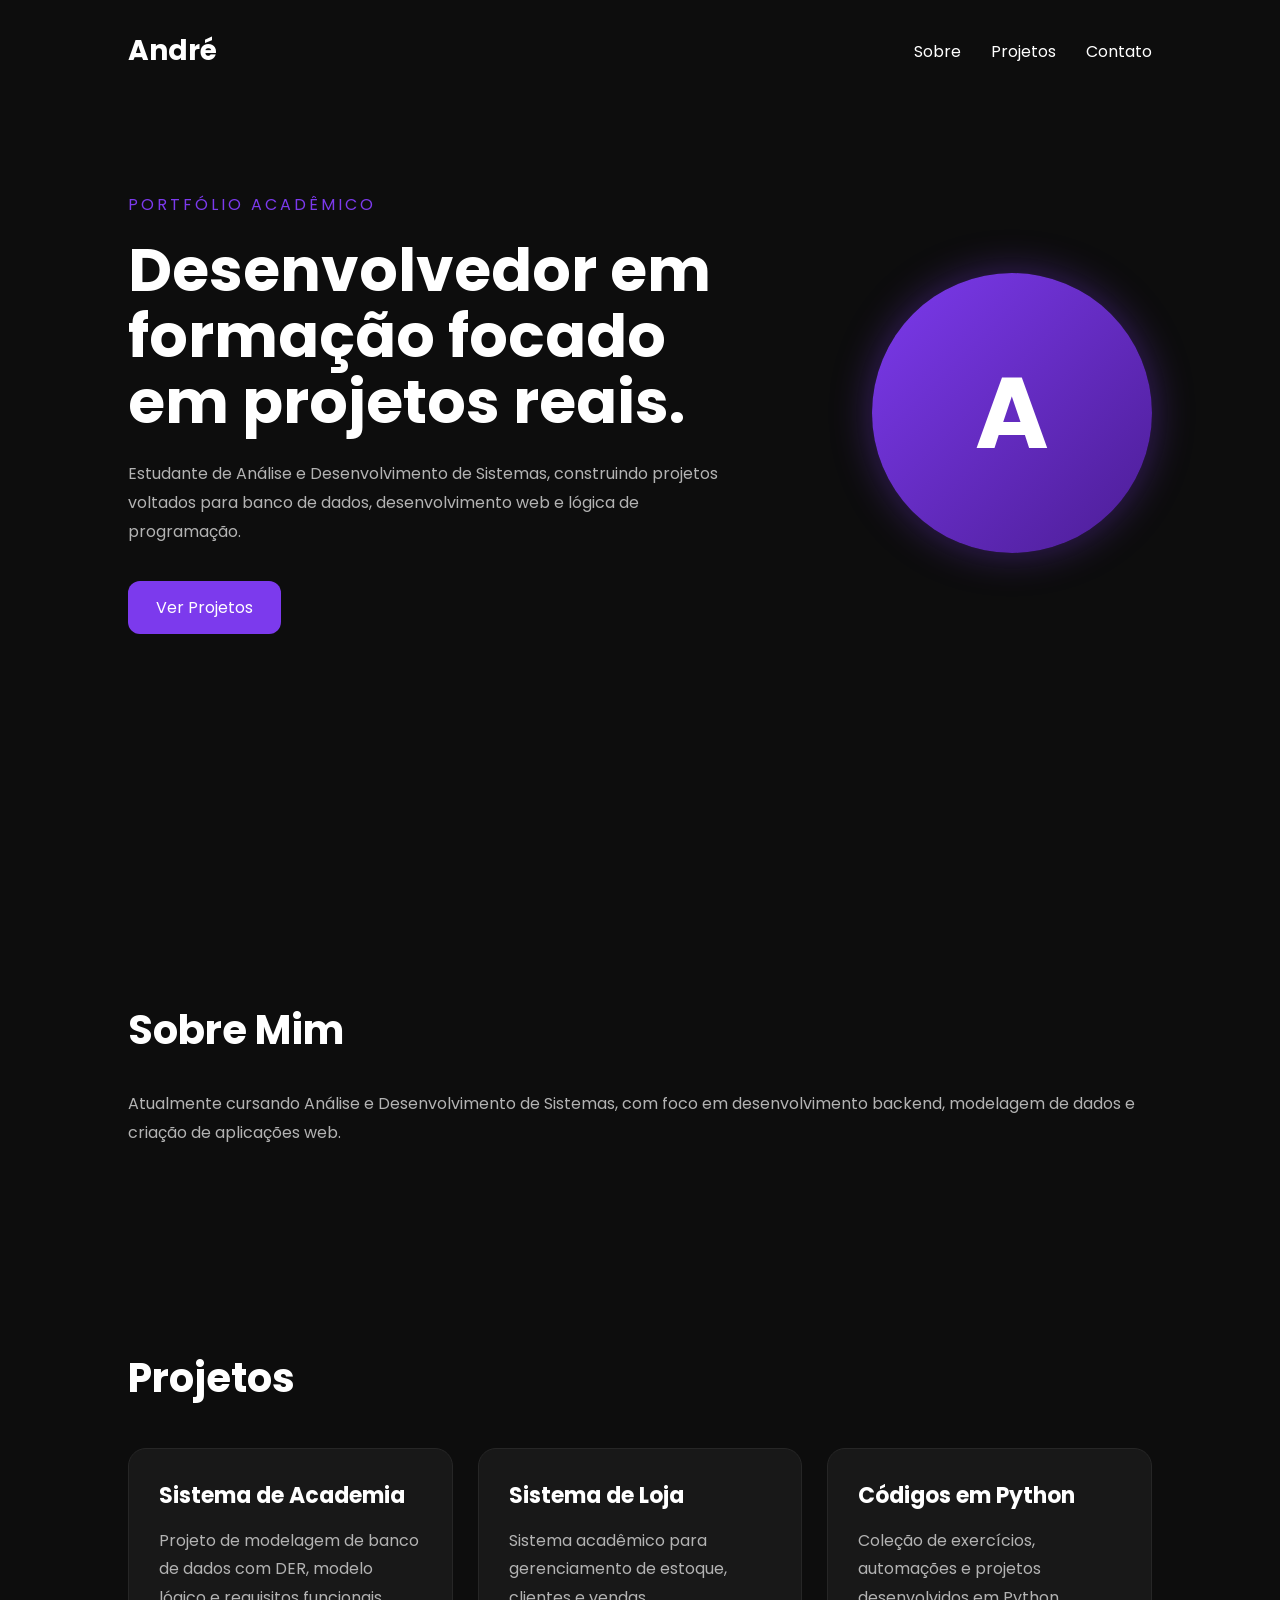
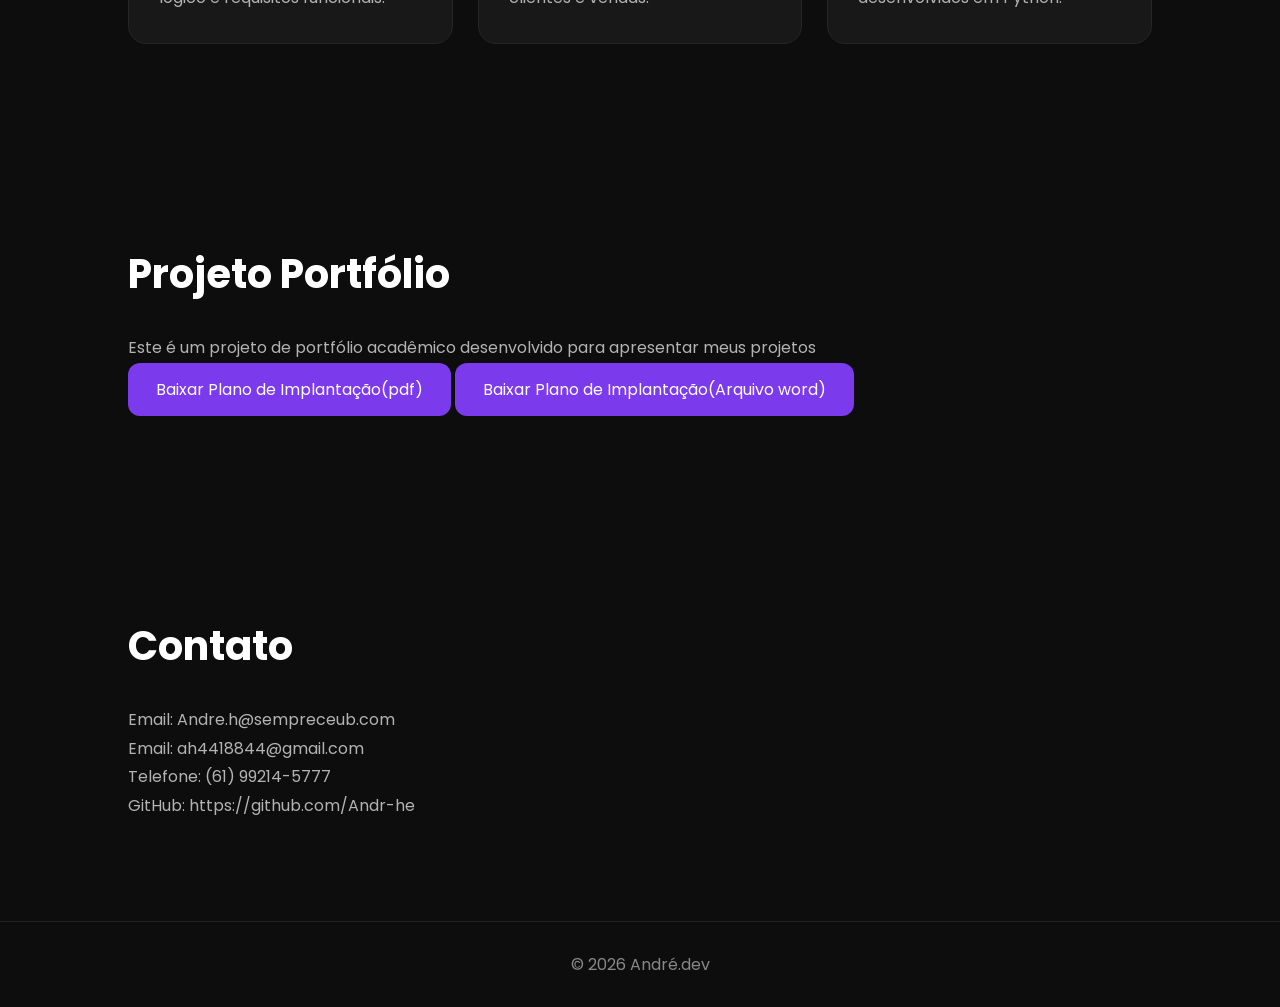
<file: index.html>
<!DOCTYPE html>
<html lang="pt-BR">
<head>
  <meta charset="UTF-8">
  <meta name="viewport" content="width=device-width, initial-scale=1.0">
  <title>Portfólio</title>

  <link rel="stylesheet" href="style.css">

  <link rel="preconnect" href="https://fonts.googleapis.com">
  <link rel="preconnect" href="https://fonts.gstatic.com" crossorigin>

  <link href="https://fonts.googleapis.com/css2?family=Poppins:wght@300;400;500;600;700&display=swap" rel="stylesheet">
</head>

<body>

  <header>
    <nav>
      <h1>André</h1>

      <ul>
        <li><a href="#sobre">Sobre</a></li>
        <li><a href="#projetos">Projetos</a></li>
        <li><a href="#contato">Contato</a></li>
      </ul>
    </nav>

    <div class="hero">
      <div class="hero-text">
        <p class="tag">PORTFÓLIO ACADÊMICO</p>

        <h2>
          Desenvolvedor em formação focado em projetos reais.
        </h2>

        <p class="description">
          Estudante de Análise e Desenvolvimento de Sistemas,
          construindo projetos voltados para banco de dados,
          desenvolvimento web e lógica de programação.
        </p>

        <a href="#projetos" class="btn">
          Ver Projetos
        </a>
      </div>

      <div class="hero-image">
        <div class="circle">
          A
        </div>
      </div>
    </div>
  </header>

  <section id="sobre">
    <h3>Sobre Mim</h3>

    <p>
      Atualmente cursando Análise e Desenvolvimento de Sistemas,
      com foco em desenvolvimento backend, modelagem de dados
      e criação de aplicações web.
    </p>
  </section>

  <section id="projetos">
  <h3>Projetos</h3>

  <div class="cards">

    <a href="academia.html" class="card link-card">
      <h4>Sistema de Academia</h4>

      <p>
        Projeto de modelagem de banco de dados com DER,
        modelo lógico e requisitos funcionais.
      </p>
    </a>

    <a href="loja.html" class="card link-card">
      <h4>Sistema de Loja</h4>

      <p>
        Sistema acadêmico para gerenciamento de estoque,
        clientes e vendas.
      </p>
    </a>

    <a href="python.html" class="card link-card">
      <h4>Códigos em Python</h4>

      <p>
        Coleção de exercícios, automações e projetos
        desenvolvidos em Python.
      </p>
    </a>

  </div>
</section>

  <section id="projeto-portifolio">
    <h3>Projeto Portfólio</h3>

    <p>
     Este é um projeto de portfólio acadêmico desenvolvido para apresentar meus projetos  
    </p>
      <a href="arquivos\Plano_de_Implantacao_PortfolioHUB.pdf" class="btn" download>
          Baixar Plano de Implantação(pdf)
      </a>
  
      <a href="arquivos\Plano_de_Implantacao_PortfolioHUB.docx" class="btn" download>
          Baixar Plano de Implantação(Arquivo word)
      </a>


  </section>

  <section id="contato">
    <h3>Contato</h3>

    <p>Email: Andre.h@sempreceub.com</p>
    <p>Email: ah4418844@gmail.com</p>
    <p>Telefone: (61) 99214-5777</p>
    <p>GitHub: https://github.com/Andr-he</p>
  </section>

  <footer>
    <p>© 2026 André.dev</p>
  </footer>

</body>
</html>
</file>
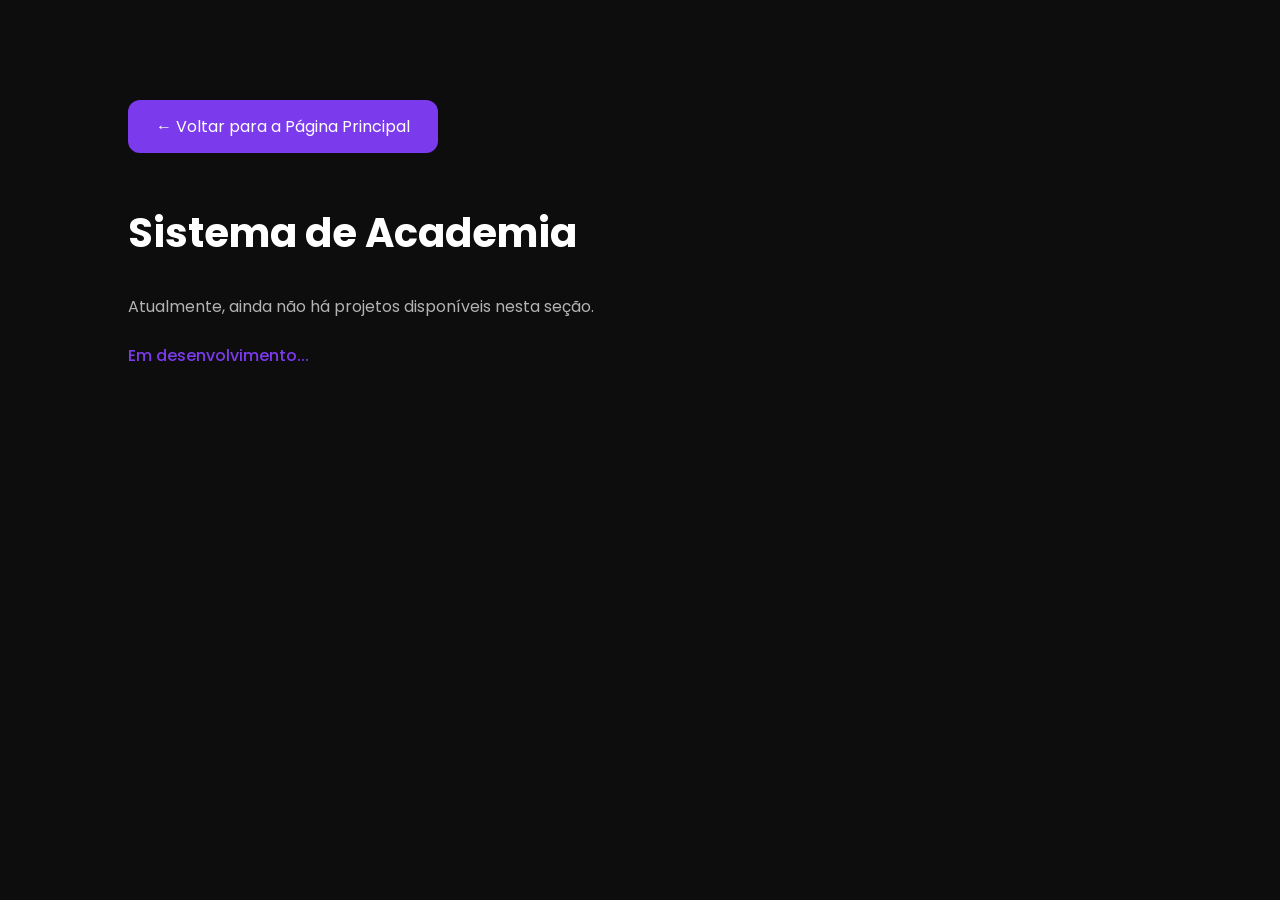
<file: academia.html>
<!DOCTYPE html>
<html lang="pt-BR">
<head>
  <meta charset="UTF-8">
  <meta name="viewport" content="width=device-width, initial-scale=1.0">
  <title>Sistema de Academia | André</title>

  <link rel="stylesheet" href="style.css">

  <link href="https://fonts.googleapis.com/css2?family=Poppins:wght@300;400;500;600;700&display=swap" rel="stylesheet">
</head>

<body>

  <section>

    <a href="index.html" class="btn">
      ← Voltar para a Página Principal
    </a>

    <br><br><br>

    <h3>Sistema de Academia</h3>

    <p>
      Atualmente, ainda não há projetos disponíveis nesta seção.
    </p>
    
    <p style="color: #7c3aed; font-weight: 500; margin-top: 20px;">
      Em desenvolvimento...
    </p>

  </section>

</body>
</html>
</file>
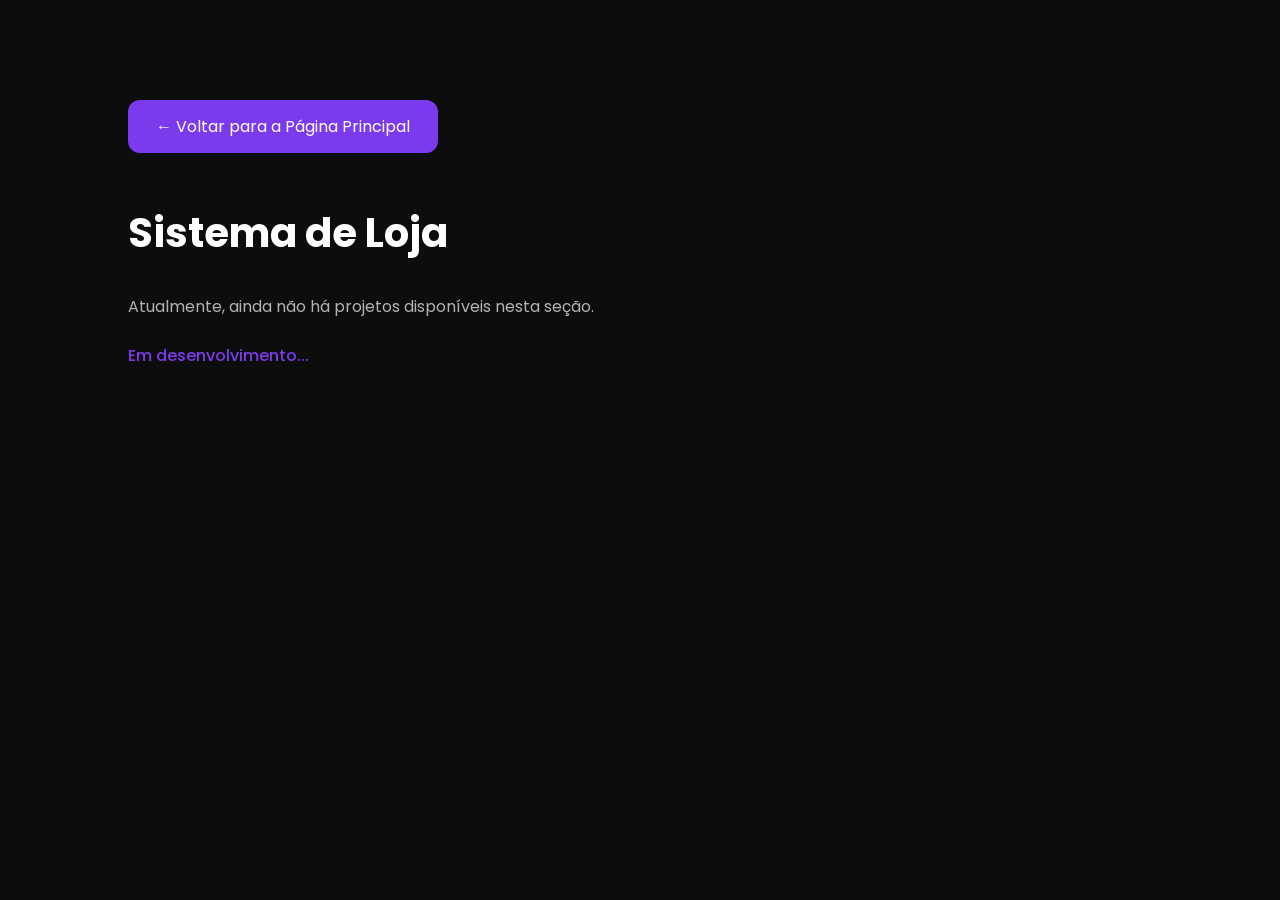
<file: loja.html>
<!DOCTYPE html>
<html lang="pt-BR">
<head>
  <meta charset="UTF-8">
  <meta name="viewport" content="width=device-width, initial-scale=1.0">
  <title>Sistema de Loja | André</title>

  <link rel="stylesheet" href="style.css">

  <link href="https://fonts.googleapis.com/css2?family=Poppins:wght@300;400;500;600;700&display=swap" rel="stylesheet">
</head>

<body>

  <section>

    <a href="index.html" class="btn">
      ← Voltar para a Página Principal
    </a>

    <br><br><br>

    <h3>Sistema de Loja</h3>

    <p>
      Atualmente, ainda não há projetos disponíveis nesta seção.
    </p>
    
    <p style="color: #7c3aed; font-weight: 500; margin-top: 20px;">
      Em desenvolvimento...
    </p>

  </section>

</body>
</html>
</file>
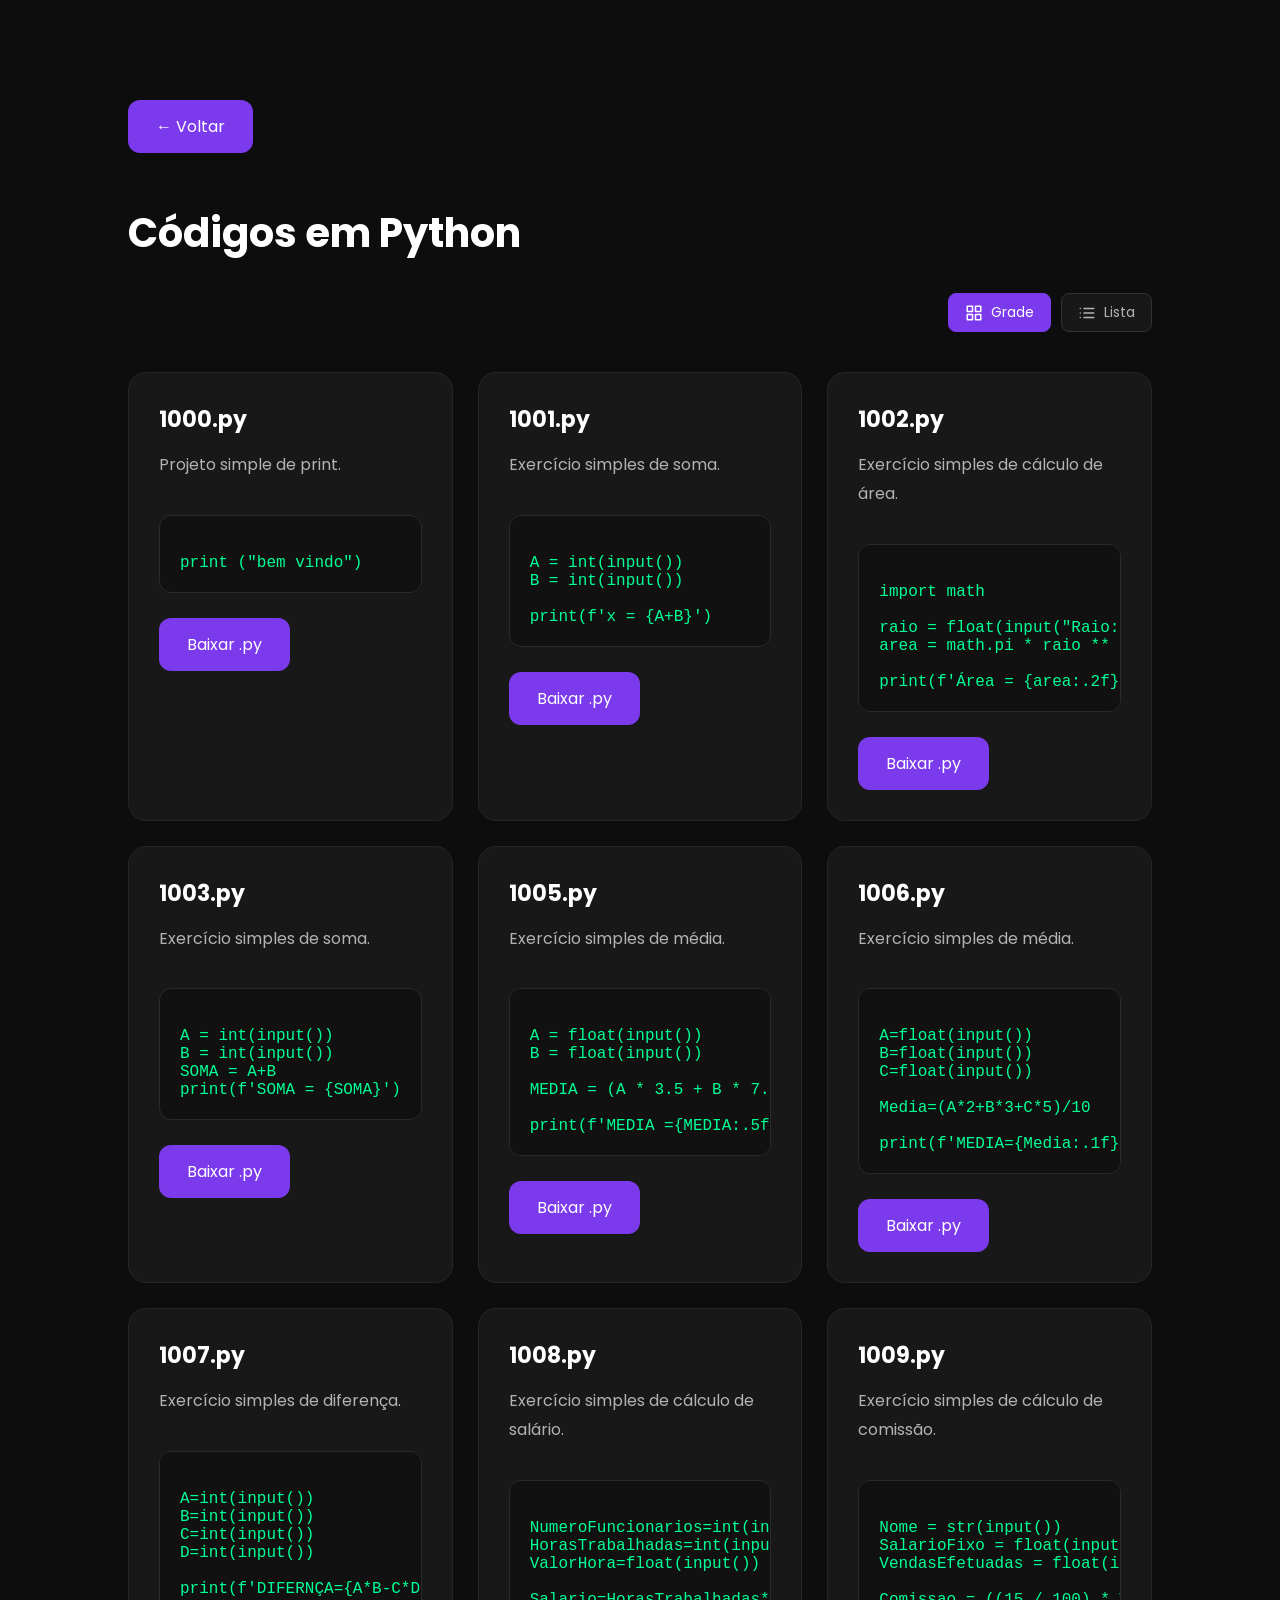
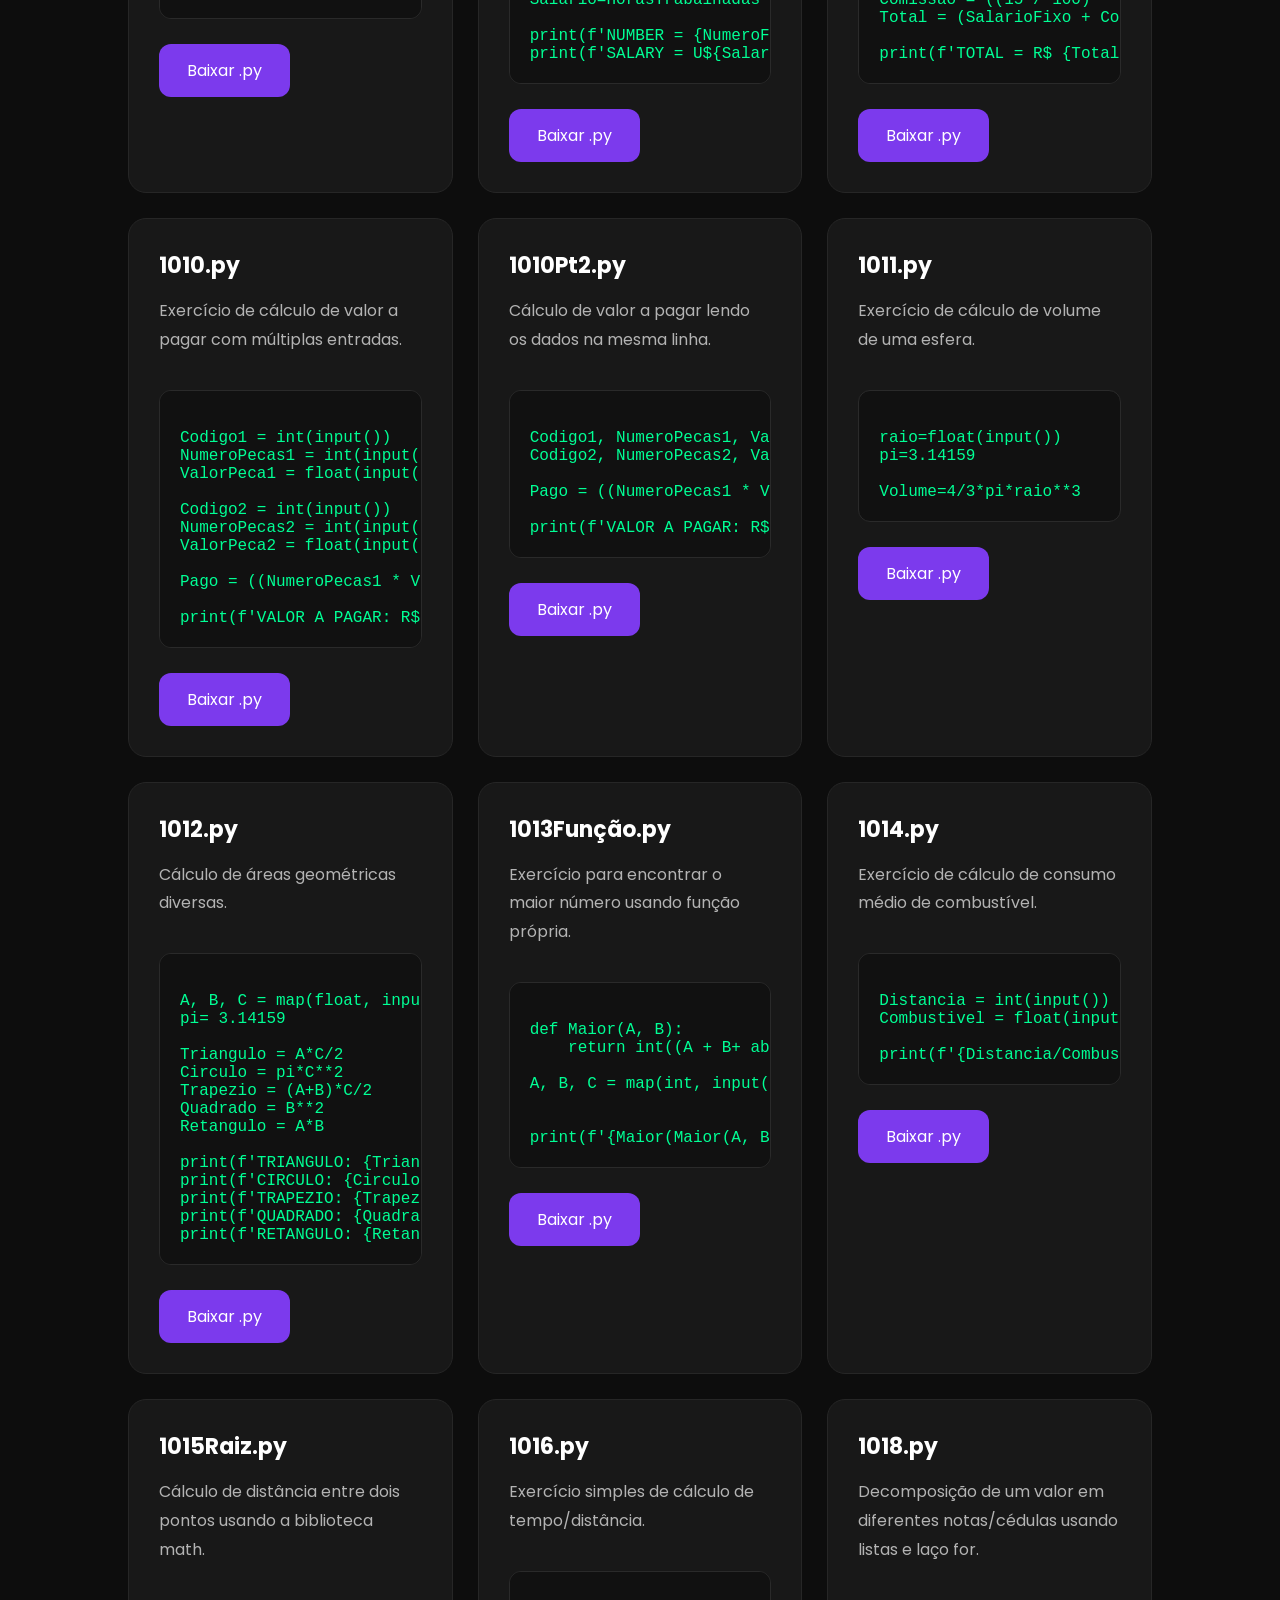
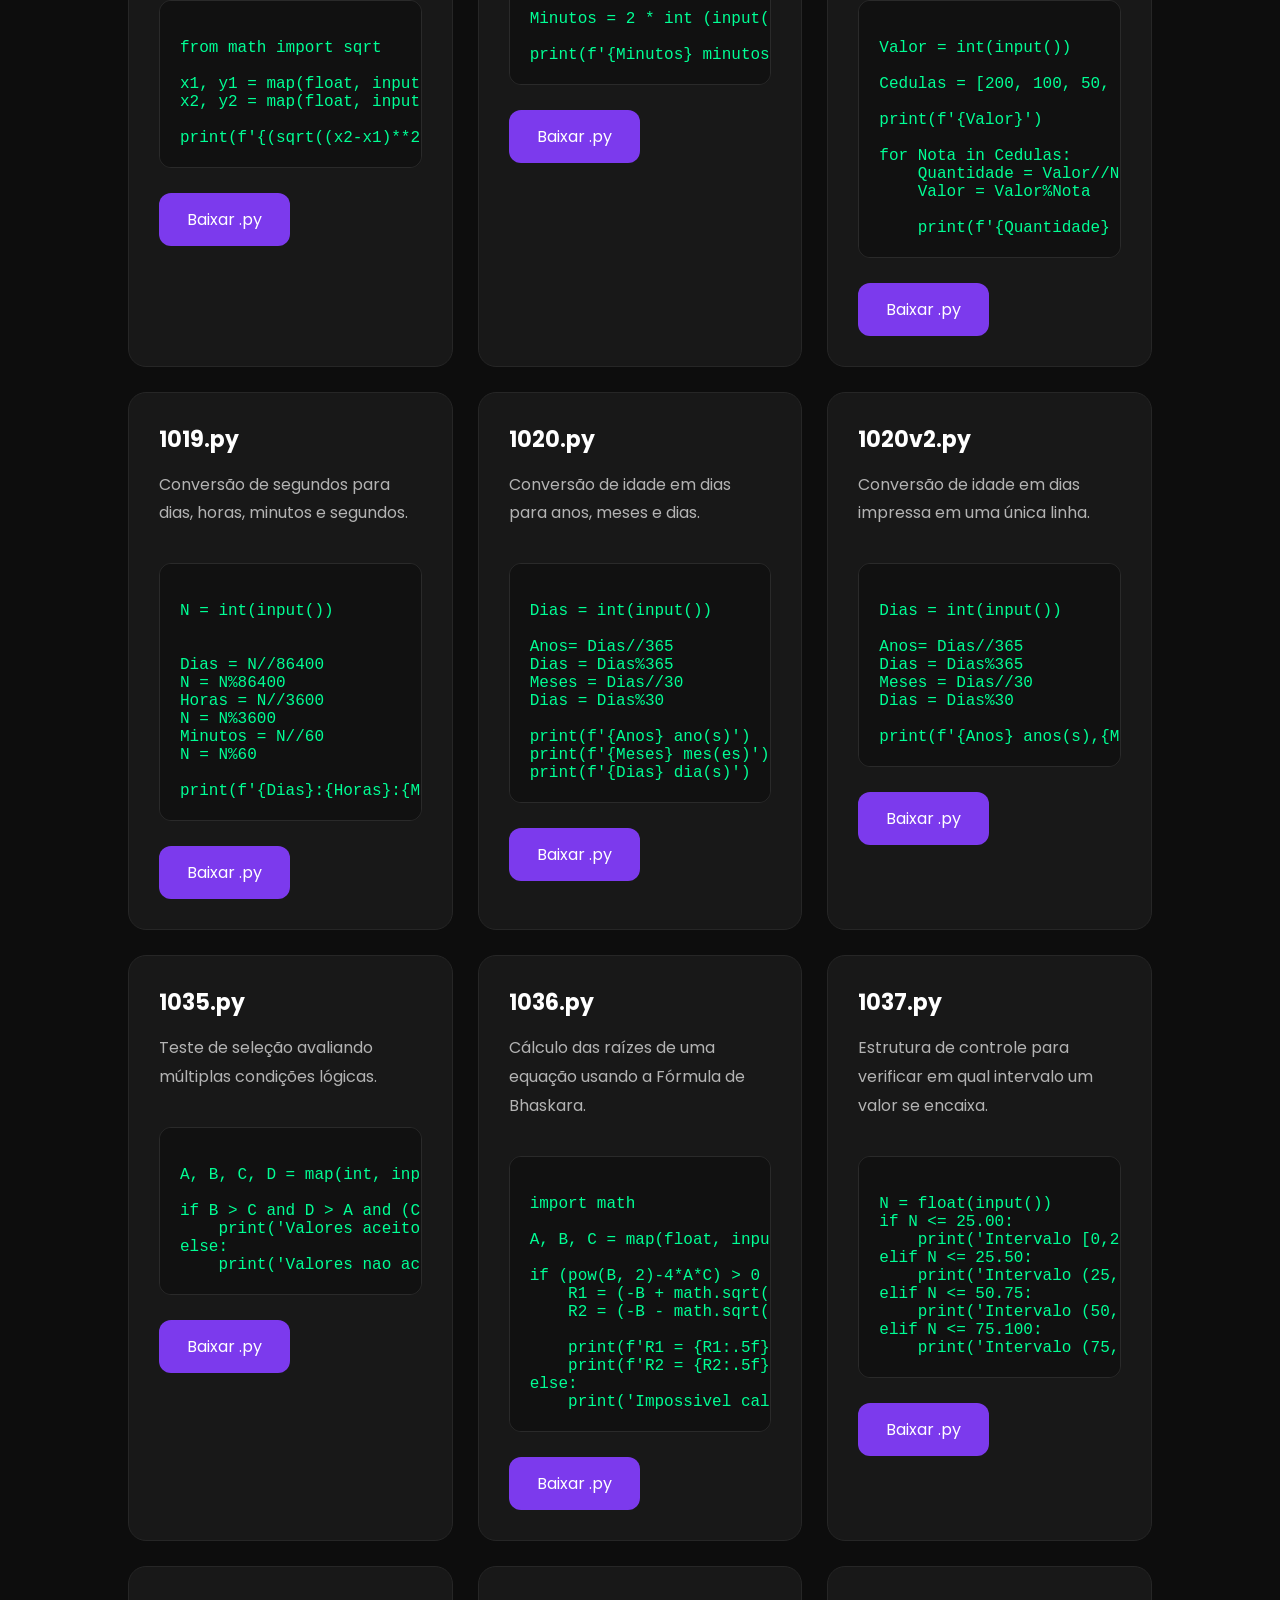
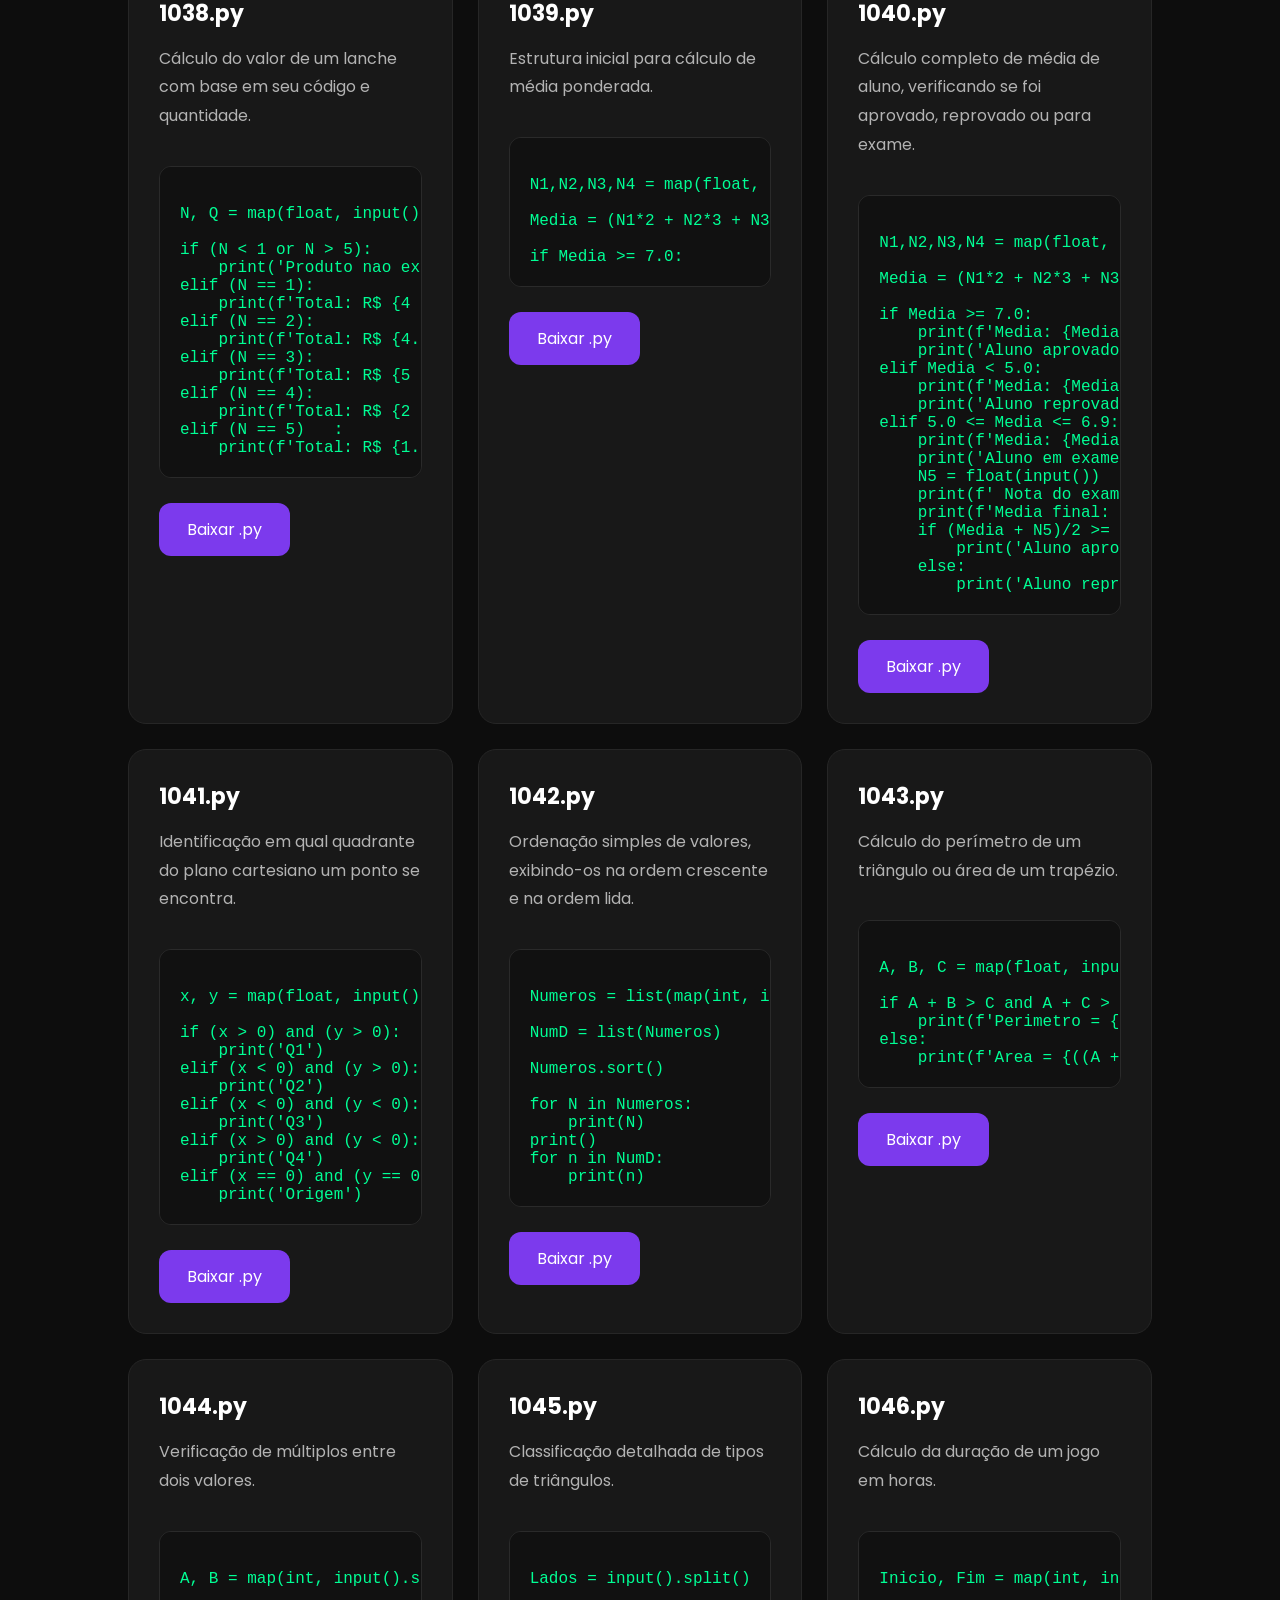
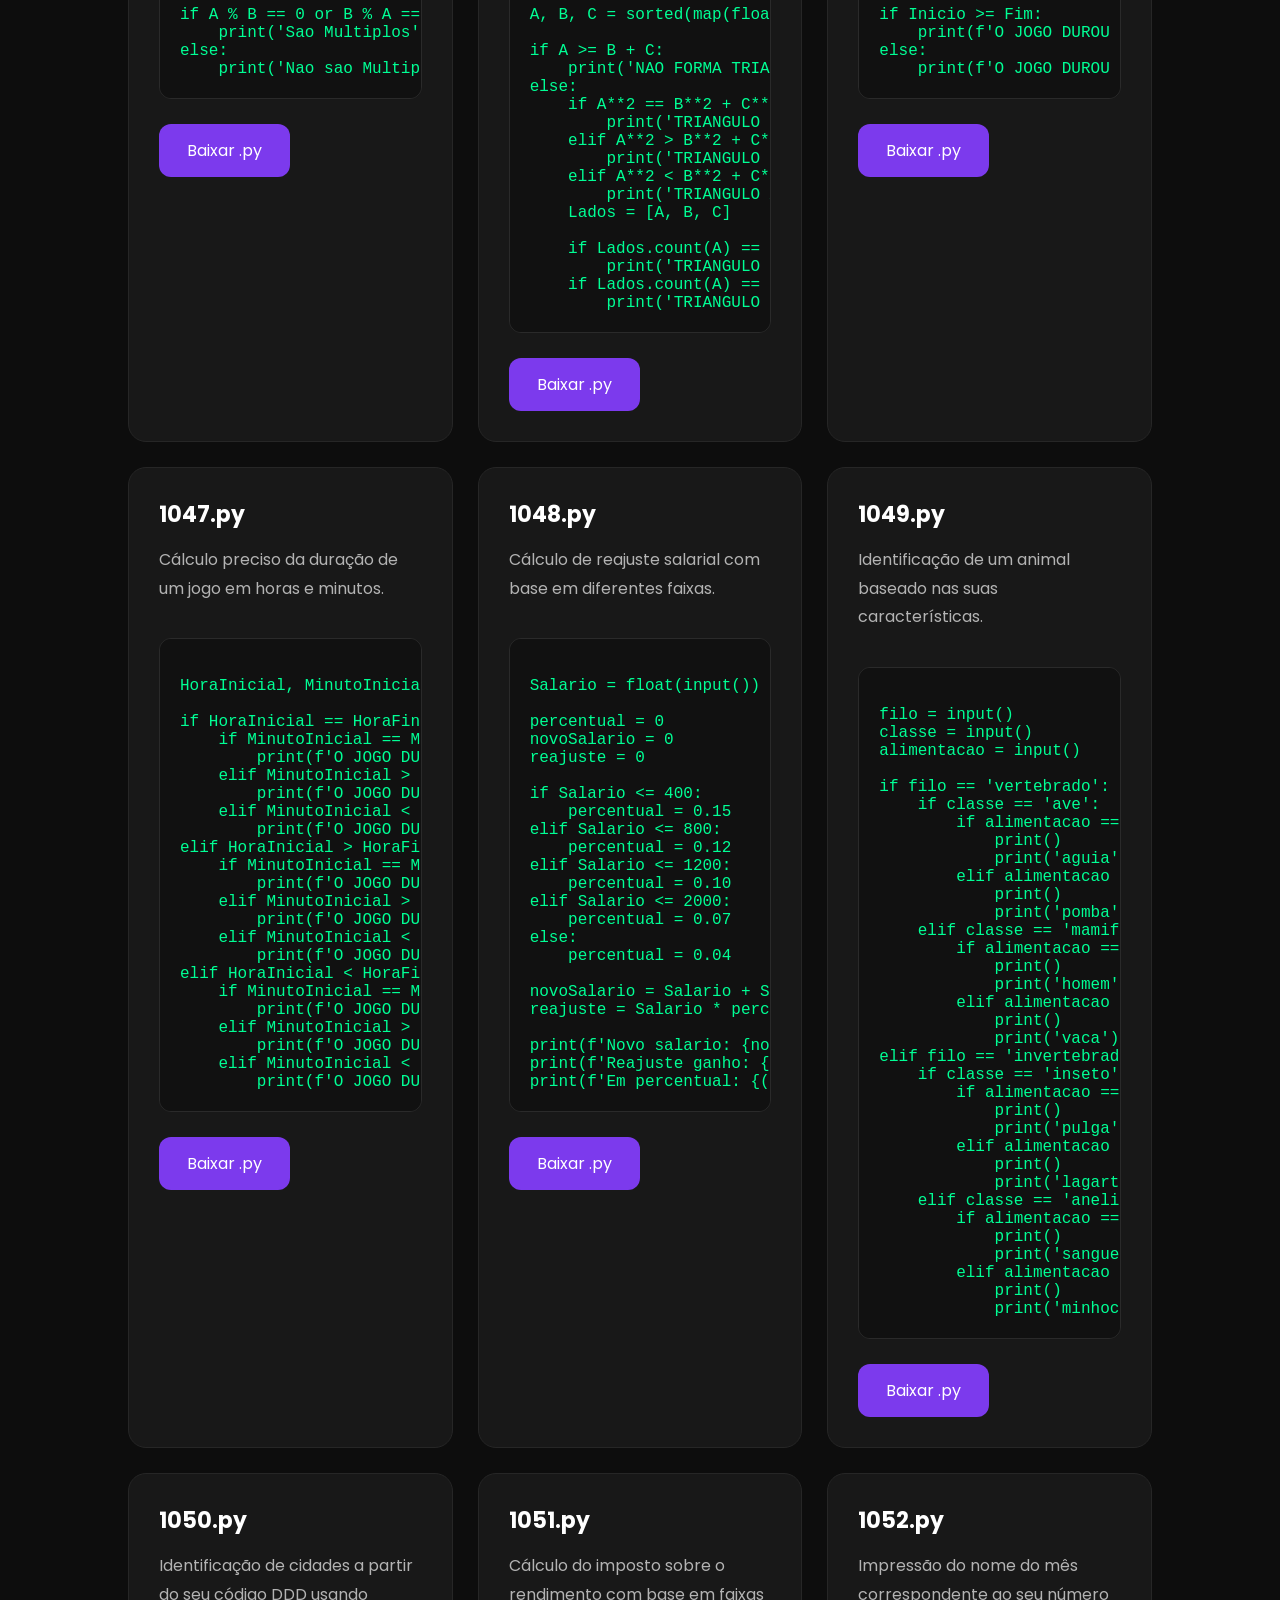
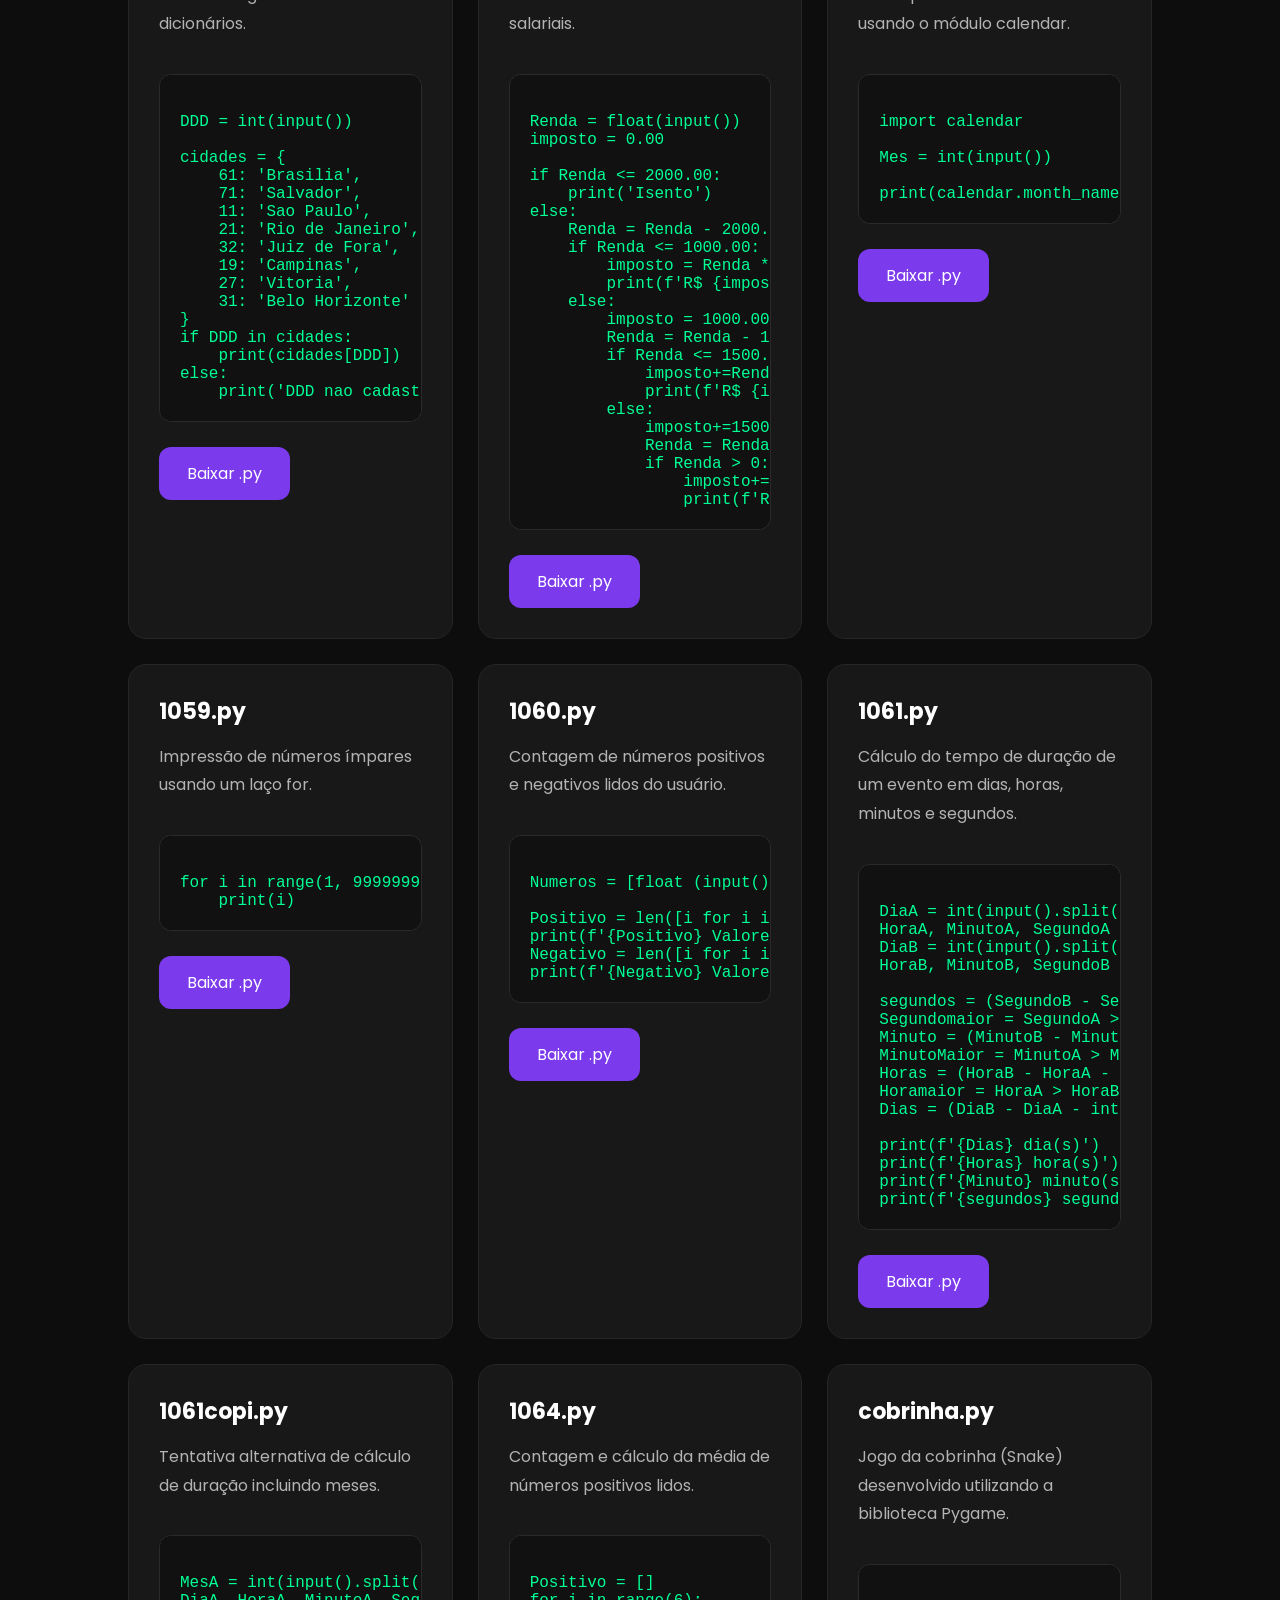
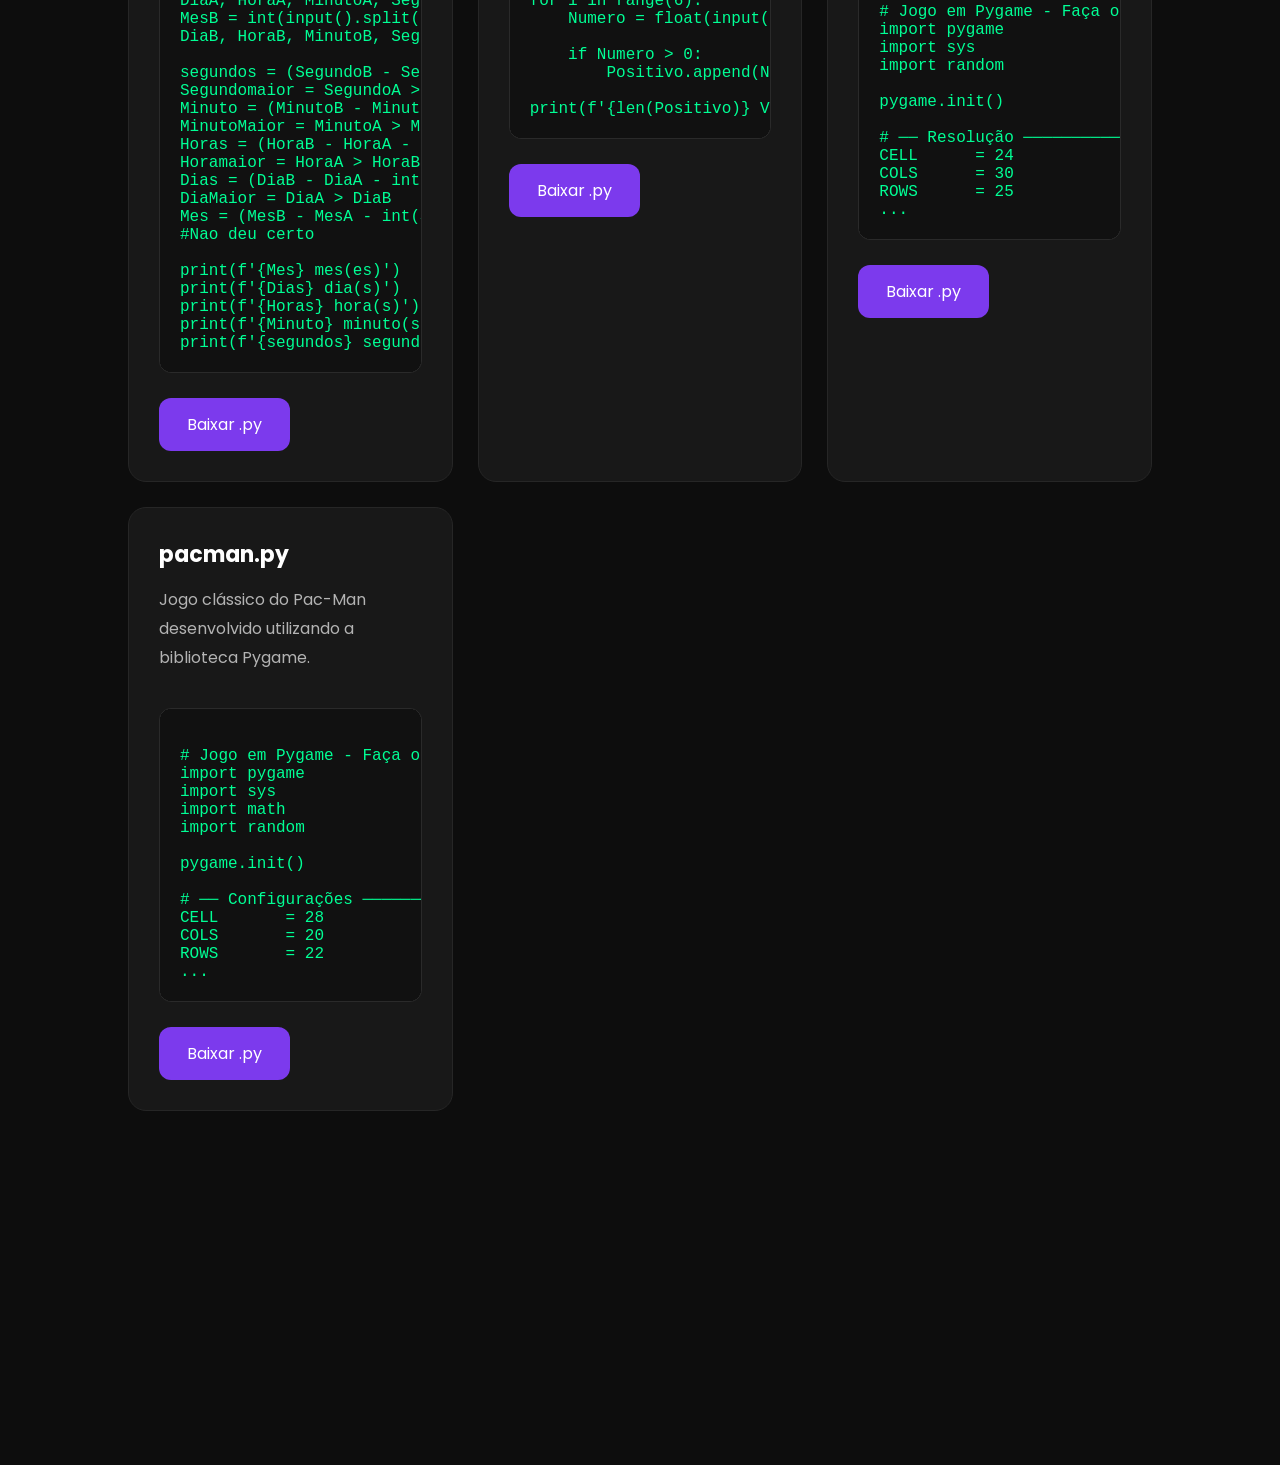
<file: python.html>
<!DOCTYPE html>
<html lang="pt-BR">
<head>
  <meta charset="UTF-8">
  <meta name="viewport" content="width=device-width, initial-scale=1.0">
  <title>Python | André.dev</title>

  <link rel="stylesheet" href="style.css">

  <link href="https://fonts.googleapis.com/css2?family=Poppins:wght@300;400;500;600;700&display=swap" rel="stylesheet">
</head>

<body>

  <section>

    <a href="index.html" class="btn">
      ← Voltar
    </a>

    <br><br><br>

    <h3>Códigos em Python</h3>

    <div class="cards">

    
      <!-- PROJETO 3 -->
      <div class="card">

        <h4>1000.py</h4>

        <p>
          Projeto simple de print.
        </p>

<pre><code>
print ("bem vindo")
</code></pre>

        <br>

        <a href="arquivos\1000.py" class="btn" download>
          Baixar .py
        </a>

      </div>

      <!-- PROJETO 4 -->
      <div class="card">

        <h4>1001.py</h4>

        <p>
          Exercício simples de soma.
        </p>

<pre><code>
A = int(input())
B = int(input())

print(f'x = {A+B}')
</code></pre>

        <br>

        <a href="arquivos\1001.py" class="btn" download>
          Baixar .py
        </a>

      </div>

      <!-- PROJETO 4 -->
      <div class="card">

        <h4>1002.py</h4>

        <p>
          Exercício simples de cálculo de área.
        </p>

<pre><code>
import math

raio = float(input("Raio: "))
area = math.pi * raio ** 2

print(f'Área = {area:.2f}')
</code></pre>

        <br>

        <a href="arquivos\1002.py" class="btn" download>
          Baixar .py
        </a>

      </div>

      <!-- PROJETO 3 -->
      <div class="card">

        <h4>1003.py</h4>

        <p>
          Exercício simples de soma.
        </p>

<pre><code>
A = int(input())
B = int(input())
SOMA = A+B
print(f'SOMA = {SOMA}')
</code></pre>

        <br>

        <a href="arquivos\1003.py" class="btn" download>
          Baixar .py
        </a>

      </div>

        <!-- PROJETO 4 -->
        <div class="card">

        <h4>1005.py</h4>

        <p>
          Exercício simples de média.
        </p>

<pre><code>
A = float(input())
B = float(input())

MEDIA = (A * 3.5 + B * 7.5) / 11

print(f'MEDIA ={MEDIA:.5f}')
</code></pre>

        <br>

        <a href="arquivos\1005.py" class="btn" download>
          Baixar .py
        </a>

      </div>

        <!-- PROJETO 5 -->
        <div class="card">

        <h4>1006.py</h4>

        <p>
          Exercício simples de média.
        </p>

<pre><code>
A=float(input())
B=float(input())
C=float(input())

Media=(A*2+B*3+C*5)/10

print(f'MEDIA={Media:.1f}')
</code></pre>

        <br>

        <a href="arquivos\1006.py" class="btn" download>
          Baixar .py
        </a>

      </div>
      <div class="card">

        <h4>1007.py</h4>

        <p>
          Exercício simples de diferença.
        </p>

<pre><code>
A=int(input())
B=int(input())
C=int(input())
D=int(input())

print(f'DIFERNÇA={A*B-C*D}')
</code></pre>

        <br>

        <a href="arquivos\1007.py" class="btn" download>
          Baixar .py
        </a>

      </div>

      <div class="card">

        <h4>1008.py</h4>

        <p>
          Exercício simples de cálculo de salário.
        </p>

<pre><code>
NumeroFuncionarios=int(input())
HorasTrabalhadas=int(input())
ValorHora=float(input())

Salario=HorasTrabalhadas*ValorHora

print(f'NUMBER = {NumeroFuncionarios}')
print(f'SALARY = U${Salario:.2f}')
</code></pre>

        <br>

        <a href="arquivos\1008.py" class="btn" download>
          Baixar .py
        </a>

      </div>

      <div class="card">

        <h4>1009.py</h4>

        <p>
          Exercício simples de cálculo de comissão.
        </p>

<pre><code>
Nome = str(input())
SalarioFixo = float(input())
VendasEfetuadas = float(input())

Comissao = ((15 / 100) * VendasEfetuadas)
Total = (SalarioFixo + Comissao)

print(f'TOTAL = R$ {Total:.2f}')
</code></pre>

        <br>

        <a href="arquivos\1009.py" class="btn" download>
          Baixar .py
        </a>

      </div>

      <div class="card">

        <h4>1010.py</h4>

        <p>
          Exercício de cálculo de valor a pagar com múltiplas entradas.
        </p>

<pre><code>
Codigo1 = int(input())
NumeroPecas1 = int(input())
ValorPeca1 = float(input())

Codigo2 = int(input())
NumeroPecas2 = int(input())
ValorPeca2 = float(input())

Pago = ((NumeroPecas1 * ValorPeca1) + (NumeroPecas2 * ValorPeca2))

print(f'VALOR A PAGAR: R$ {Pago:.2f}')
</code></pre>

        <br>

        <a href="arquivos\1010.py" class="btn" download>
          Baixar .py
        </a>

      </div>

      <div class="card">

        <h4>1010Pt2.py</h4>

        <p>
          Cálculo de valor a pagar lendo os dados na mesma linha.
        </p>

<pre><code>
Codigo1, NumeroPecas1, ValorPecas1 = map(float, input().split())
Codigo2, NumeroPecas2, ValorPecas2 = map(float, input().split())

Pago = ((NumeroPecas1 * ValorPecas1) + (NumeroPecas2 * ValorPecas2))

print(f'VALOR A PAGAR: R$ {Pago:.2f}')   
</code></pre>

        <br>

        <a href="arquivos\1010Pt2.py" class="btn" download>
          Baixar .py
        </a>

      </div>

      <div class="card">

        <h4>1011.py</h4>

        <p>
          Exercício de cálculo de volume de uma esfera.
        </p>

<pre><code>
raio=float(input())
pi=3.14159

Volume=4/3*pi*raio**3
</code></pre>

        <br>

        <a href="arquivos\1011.py" class="btn" download>
          Baixar .py
        </a>

      </div>

      <div class="card">

        <h4>1012.py</h4>

        <p>
          Cálculo de áreas geométricas diversas.
        </p>

<pre><code>
A, B, C = map(float, input().split())
pi= 3.14159

Triangulo = A*C/2
Circulo = pi*C**2
Trapezio = (A+B)*C/2
Quadrado = B**2
Retangulo = A*B

print(f'TRIANGULO: {Triangulo:.3f}')
print(f'CIRCULO: {Circulo:.3f}')
print(f'TRAPEZIO: {Trapezio:.3f}')
print(f'QUADRADO: {Quadrado:.3f}')
print(f'RETANGULO: {Retangulo:.3f}')
</code></pre>

        <br>

        <a href="arquivos\1012.py" class="btn" download>
          Baixar .py
        </a>

      </div>

      <div class="card">

        <h4>1013Função.py</h4>

        <p>
          Exercício para encontrar o maior número usando função própria.
        </p>

<pre><code>
def Maior(A, B):
    return int((A + B+ abs (A- B))/2)

A, B, C = map(int, input().split())


print(f'{Maior(Maior(A, B), C)} eh o maior')
</code></pre>

        <br>

        <a href="arquivos\1013Função.py" class="btn" download>
          Baixar .py
        </a>

      </div>

      <div class="card">

        <h4>1014.py</h4>

        <p>
          Exercício de cálculo de consumo médio de combustível.
        </p>

<pre><code>
Distancia = int(input())
Combustivel = float(input())

print(f'{Distancia/Combustivel:.3f} km/l')
</code></pre>

        <br>

        <a href="arquivos\1014.py" class="btn" download>
          Baixar .py
        </a>

      </div>

      <div class="card">

        <h4>1015Raiz.py</h4>

        <p>
          Cálculo de distância entre dois pontos usando a biblioteca math.
        </p>

<pre><code>
from math import sqrt

x1, y1 = map(float, input().split())
x2, y2 = map(float, input().split())

print(f'{(sqrt((x2-x1)**2 + (y2-y1)**2)):.4f}')
</code></pre>

        <br>

        <a href="arquivos\1015Raiz.py" class="btn" download>
          Baixar .py
        </a>

      </div>

      <div class="card">

        <h4>1016.py</h4>

        <p>
          Exercício simples de cálculo de tempo/distância.
        </p>

<pre><code>
Minutos = 2 * int (input())

print(f'{Minutos} minutos')
</code></pre>

        <br>

        <a href="arquivos\1016.py" class="btn" download>
          Baixar .py
        </a>

      </div>

      <div class="card">

        <h4>1018.py</h4>

        <p>
          Decomposição de um valor em diferentes notas/cédulas usando listas e laço for.
        </p>

<pre><code>
Valor = int(input()) 

Cedulas = [200, 100, 50, 20, 10, 5, 2, 1]

print(f'{Valor}')

for Nota in Cedulas:
    Quantidade = Valor//Nota
    Valor = Valor%Nota

    print(f'{Quantidade} nota(s) de R$ {Nota},00')
</code></pre>

        <br>

        <a href="arquivos\1018.py" class="btn" download>
          Baixar .py
        </a>

      </div>

      <div class="card">

        <h4>1019.py</h4>

        <p>
          Conversão de segundos para dias, horas, minutos e segundos.
        </p>

<pre><code>
N = int(input())


Dias = N//86400
N = N%86400
Horas = N//3600
N = N%3600
Minutos = N//60
N = N%60

print(f'{Dias}:{Horas}:{Minutos}:{N}')
</code></pre>

        <br>

        <a href="arquivos\1019.py" class="btn" download>
          Baixar .py
        </a>

      </div>

      <div class="card">

        <h4>1020.py</h4>

        <p>
          Conversão de idade em dias para anos, meses e dias.
        </p>

<pre><code>
Dias = int(input())

Anos= Dias//365
Dias = Dias%365
Meses = Dias//30
Dias = Dias%30

print(f'{Anos} ano(s)')
print(f'{Meses} mes(es)')
print(f'{Dias} dia(s)')
</code></pre>

        <br>

        <a href="arquivos\1020.py" class="btn" download>
          Baixar .py
        </a>

      </div>

      <div class="card">

        <h4>1020v2.py</h4>

        <p>
          Conversão de idade em dias impressa em uma única linha.
        </p>

<pre><code>
Dias = int(input())

Anos= Dias//365
Dias = Dias%365
Meses = Dias//30
Dias = Dias%30

print(f'{Anos} anos(s),{Meses} mes(es),{Dias} dia(s).')
</code></pre>

        <br>

        <a href="arquivos\1020v2.py" class="btn" download>
          Baixar .py
        </a>

      </div>

      <div class="card">

        <h4>1035.py</h4>

        <p>
          Teste de seleção avaliando múltiplas condições lógicas.
        </p>

<pre><code>
A, B, C, D = map(int, input().split())

if B > C and D > A and (C + D) > (A + B) and ( C, D) >=(0,0) and A % 2 ==0:
    print('Valores aceitos')
else:
    print('Valores nao aceitos')
</code></pre>

        <br>

        <a href="arquivos\1035.py" class="btn" download>
          Baixar .py
        </a>

      </div>

      <div class="card">

        <h4>1036.py</h4>

        <p>
          Cálculo das raízes de uma equação usando a Fórmula de Bhaskara.
        </p>

<pre><code>
import math 

A, B, C = map(float, input().split())

if (pow(B, 2)-4*A*C) > 0 and A != 0:
    R1 = (-B + math.sqrt(pow(B, 2)-4*A*C))/(2*A)
    R2 = (-B - math.sqrt(pow(B, 2)-4*A*C))/(2*A)

    print(f'R1 = {R1:.5f}')  
    print(f'R2 = {R2:.5f}')  
else:
    print('Impossivel calcular')
</code></pre>

        <br>

        <a href="arquivos\1036.py" class="btn" download>
          Baixar .py
        </a>

      </div>

      <div class="card">

        <h4>1037.py</h4>

        <p>
          Estrutura de controle para verificar em qual intervalo um valor se encaixa.
        </p>

<pre><code>
N = float(input())
if N <= 25.00:
    print('Intervalo [0,25]')
elif N <= 25.50:
    print('Intervalo (25,50]')
elif N <= 50.75:
    print('Intervalo (50,75]')
elif N <= 75.100:
    print('Intervalo (75,100]')
</code></pre>

        <br>

        <a href="arquivos\1037.py" class="btn" download>
          Baixar .py
        </a>

      </div>

      <div class="card">

        <h4>1038.py</h4>

        <p>
          Cálculo do valor de um lanche com base em seu código e quantidade.
        </p>

<pre><code>
N, Q = map(float, input().split())

if (N < 1 or N > 5):
    print('Produto nao existente')
elif (N == 1):
    print(f'Total: R$ {4 * Q:.2f} ')
elif (N == 2):
    print(f'Total: R$ {4.50 * Q:.2f} ')
elif (N == 3):
    print(f'Total: R$ {5 * Q:.2f}')
elif (N == 4):
    print(f'Total: R$ {2 * Q:.2f} ')
elif (N == 5)   :
    print(f'Total: R$ {1.50 * Q:.2f} ')
</code></pre>

        <br>

        <a href="arquivos\1038.py" class="btn" download>
          Baixar .py
        </a>

      </div>

      <div class="card">

        <h4>1039.py</h4>

        <p>
          Estrutura inicial para cálculo de média ponderada.
        </p>

<pre><code>
N1,N2,N3,N4 = map(float, input().split())

Media = (N1*2 + N2*3 + N3*4 + N4*1)/10

if Media >= 7.0:
</code></pre>

        <br>

        <a href="arquivos\1039.py" class="btn" download>
          Baixar .py
        </a>

      </div>

      <div class="card">

        <h4>1040.py</h4>

        <p>
          Cálculo completo de média de aluno, verificando se foi aprovado, reprovado ou para exame.
        </p>

<pre><code>
N1,N2,N3,N4 = map(float, input().split())

Media = (N1*2 + N2*3 + N3*4 + N4*1)/10

if Media >= 7.0:
    print(f'Media: {Media:.2f}')
    print('Aluno aprovado.')
elif Media < 5.0:
    print(f'Media: {Media:.2f}')
    print('Aluno reprovado.')
elif 5.0 <= Media <= 6.9:
    print(f'Media: {Media:.2f}')
    print('Aluno em exame.')
    N5 = float(input())
    print(f' Nota do exame: {N5:.2f}')
    print(f'Media final: {(Media + N5)/2:.2f}')
    if (Media + N5)/2 >= 5.0:
        print('Aluno aprovado.')
    else:
        print('Aluno reprovado.')
</code></pre>

        <br>

        <a href="arquivos\1040.py" class="btn" download>
          Baixar .py
        </a>

      </div>

      <div class="card">

        <h4>1041.py</h4>

        <p>
          Identificação em qual quadrante do plano cartesiano um ponto se encontra.
        </p>

<pre><code>
x, y = map(float, input().split())

if (x > 0) and (y > 0):
    print('Q1')
elif (x < 0) and (y > 0):
    print('Q2')
elif (x < 0) and (y < 0):
    print('Q3')
elif (x > 0) and (y < 0):
    print('Q4')
elif (x == 0) and (y == 0):
    print('Origem')
</code></pre>

        <br>

        <a href="arquivos\1041.py" class="btn" download>
          Baixar .py
        </a>

      </div>

      <div class="card">

        <h4>1042.py</h4>

        <p>
          Ordenação simples de valores, exibindo-os na ordem crescente e na ordem lida.
        </p>

<pre><code>
Numeros = list(map(int, input().split()))

NumD = list(Numeros)

Numeros.sort()

for N in Numeros:
    print(N)
print()
for n in NumD:
    print(n)
</code></pre>

        <br>

        <a href="arquivos\1042.py" class="btn" download>
          Baixar .py
        </a>

      </div>

      <div class="card">

        <h4>1043.py</h4>

        <p>
          Cálculo do perímetro de um triângulo ou área de um trapézio.
        </p>

<pre><code>
A, B, C = map(float, input().split())

if A + B > C and A + C > B and B + C > A:
    print(f'Perimetro = {(A + B + C):.1f}')
else:
    print(f'Area = {((A + B)* C/2):.1f}')
</code></pre>

        <br>

        <a href="arquivos\1043.py" class="btn" download>
          Baixar .py
        </a>

      </div>

      <div class="card">

        <h4>1044.py</h4>

        <p>
          Verificação de múltiplos entre dois valores.
        </p>

<pre><code>
A, B = map(int, input().split())

if A % B == 0 or B % A == 0:
    print('Sao Multiplos')
else:
    print('Nao sao Multiplos')
</code></pre>

        <br>

        <a href="arquivos\1044.py" class="btn" download>
          Baixar .py
        </a>

      </div>

      <div class="card">

        <h4>1045.py</h4>

        <p>
          Classificação detalhada de tipos de triângulos.
        </p>

<pre><code>
Lados = input().split()

A, B, C = sorted(map(float, Lados), reverse=True)

if A >= B + C:
    print('NAO FORMA TRIANGULO')
else:
    if A**2 == B**2 + C**2:
        print('TRIANGULO RETANGULO')
    elif A**2 > B**2 + C**2:
        print('TRIANGULO OBTUSANGULO')
    elif A**2 < B**2 + C**2:
        print('TRIANGULO ACUTANGULO')
    Lados = [A, B, C]

    if Lados.count(A) == 2 or Lados.count(B) == 2:
        print('TRIANGULO ISOSCELES')
    if Lados.count(A) == 3:
        print('TRIANGULO EQUILATERO')
</code></pre>

        <br>

        <a href="arquivos\1045.py" class="btn" download>
          Baixar .py
        </a>

      </div>

      <div class="card">

        <h4>1046.py</h4>

        <p>
          Cálculo da duração de um jogo em horas.
        </p>

<pre><code>
Inicio, Fim = map(int, input().split())

if Inicio >= Fim:
    print(f'O JOGO DUROU {24 - Inicio + Fim} HORA(S)')
else:
    print(f'O JOGO DUROU {Fim - Inicio} HORA(S)')
</code></pre>

        <br>

        <a href="arquivos\1046.py" class="btn" download>
          Baixar .py
        </a>

      </div>

      <div class="card">

        <h4>1047.py</h4>

        <p>
          Cálculo preciso da duração de um jogo em horas e minutos.
        </p>

<pre><code>
HoraInicial, MinutoInicial, HoraFinal, MinutoFinal = map(int, input().split())

if HoraInicial == HoraFinal:
    if MinutoInicial == MinutoFinal:
        print(f'O JOGO DUROU 24 HORA(S) E 0 MINUTO(S)')
    elif MinutoInicial > MinutoFinal:
        print(f'O JOGO DUROU 23 HORA(S) E {60 - MinutoInicial + MinutoFinal} MINUTO(S)')
    elif MinutoInicial < MinutoFinal:
        print(f'O JOGO DUROU 0 HORA(S) E {MinutoFinal - MinutoInicial} MINUTO(S)')
elif HoraInicial > HoraFinal:
    if MinutoInicial == MinutoFinal:
        print(f'O JOGO DUROU {24 - (HoraInicial - HoraFinal)} HORA(S) E 0 MINUTO(S)')
    elif MinutoInicial > MinutoFinal:
        print(f'O JOGO DUROU {23-(HoraInicial - HoraFinal)} HORA(S) E {60-(MinutoInicial - MinutoFinal)} MINUTO(S)')
    elif MinutoInicial < MinutoFinal:
        print(f'O JOGO DUROU {24-(HoraInicial - HoraFinal)} HORA(S) E {MinutoFinal - MinutoInicial} MINUTO(S)')
elif HoraInicial < HoraFinal:
    if MinutoInicial == MinutoFinal:
        print(f'O JOGO DUROU {HoraFinal-HoraInicial} HORA(S) E 0 MINUTO(S)')
    elif MinutoInicial > MinutoFinal:
        print(f'O JOGO DUROU {HoraFinal-HoraInicial-1} HORA(S) E {60-(MinutoInicial-MinutoFinal)} MINUTO(S)')
    elif MinutoInicial < MinutoFinal:
        print(f'O JOGO DUROU {HoraFinal-HoraInicial} HORA(S) E {MinutoFinal-MinutoInicial} MINUTO(S)')
</code></pre>

        <br>

        <a href="arquivos\1047.py" class="btn" download>
          Baixar .py
        </a>

      </div>

      <div class="card">

        <h4>1048.py</h4>

        <p>
          Cálculo de reajuste salarial com base em diferentes faixas.
        </p>

<pre><code>
Salario = float(input())

percentual = 0
novoSalario = 0
reajuste = 0 

if Salario <= 400:
    percentual = 0.15
elif Salario <= 800:
    percentual = 0.12
elif Salario <= 1200:
    percentual = 0.10
elif Salario <= 2000:
    percentual = 0.07
else: 
    percentual = 0.04

novoSalario = Salario + Salario * percentual
reajuste = Salario * percentual

print(f'Novo salario: {novoSalario:.2f}')
print(f'Reajuste ganho: {reajuste:.2f}')
print(f'Em percentual: {(percentual * 100):.0f} %')
</code></pre>

        <br>

        <a href="arquivos\1048.py" class="btn" download>
          Baixar .py
        </a>

      </div>

      <div class="card">

        <h4>1049.py</h4>

        <p>
          Identificação de um animal baseado nas suas características.
        </p>

<pre><code>
filo = input()
classe = input()
alimentacao = input()

if filo == 'vertebrado':
    if classe == 'ave':
        if alimentacao == 'carnivoro':
            print()
            print('aguia')
        elif alimentacao == 'onivoro':
            print()
            print('pomba')
    elif classe == 'mamifero':
        if alimentacao == 'onivoro':
            print()
            print('homem')
        elif alimentacao == 'herbivoro':
            print()
            print('vaca')
elif filo == 'invertebrado':
    if classe == 'inseto':
        if alimentacao == 'hematofago':
            print()
            print('pulga')
        elif alimentacao == 'herbivoro':
            print()
            print('lagarta')
    elif classe == 'anelideo':
        if alimentacao == 'hematofago':
            print()
            print('sanguessuga')
        elif alimentacao == 'onivoro':
            print()
            print('minhoca')
</code></pre>

        <br>

        <a href="arquivos\1049.py" class="btn" download>
          Baixar .py
        </a>

      </div>

      <div class="card">

        <h4>1050.py</h4>

        <p>
          Identificação de cidades a partir do seu código DDD usando dicionários.
        </p>

<pre><code>
DDD = int(input())

cidades = {
    61: 'Brasilia',
    71: 'Salvador',
    11: 'Sao Paulo',
    21: 'Rio de Janeiro',
    32: 'Juiz de Fora',
    19: 'Campinas',
    27: 'Vitoria',
    31: 'Belo Horizonte'
}
if DDD in cidades:
    print(cidades[DDD])
else:
    print('DDD nao cadastrado')
</code></pre>

        <br>

        <a href="arquivos\1050.py" class="btn" download>
          Baixar .py
        </a>

      </div>

      <div class="card">

        <h4>1051.py</h4>

        <p>
          Cálculo do imposto sobre o rendimento com base em faixas salariais.
        </p>

<pre><code>
Renda = float(input())
imposto = 0.00

if Renda <= 2000.00:
    print('Isento')
else:
    Renda = Renda - 2000.00
    if Renda <= 1000.00:
        imposto = Renda * 0.08
        print(f'R$ {imposto:.2f}')
    else:
        imposto = 1000.00 * 0.08
        Renda = Renda - 1000.00
        if Renda <= 1500.00:
            imposto+=Renda * 0.18
            print(f'R$ {imposto:.2f}')
        else:
            imposto+=1500.00*0.18
            Renda = Renda - 1500.00
            if Renda > 0:
                imposto+=Renda*0.28
                print(f'R$ {imposto:.2f}')
</code></pre>

        <br>

        <a href="arquivos\1051.py" class="btn" download>
          Baixar .py
        </a>

      </div>

      <div class="card">

        <h4>1052.py</h4>

        <p>
          Impressão do nome do mês correspondente ao seu número usando o módulo calendar.
        </p>

<pre><code>
import calendar

Mes = int(input())

print(calendar.month_name[Mes])
</code></pre>

        <br>

        <a href="arquivos\1052.py" class="btn" download>
          Baixar .py
        </a>

      </div>

      <div class="card">

        <h4>1059.py</h4>

        <p>
          Impressão de números ímpares usando um laço for.
        </p>

<pre><code>
for i in range(1, 99999999999999999999999, 2):
    print(i)
</code></pre>

        <br>

        <a href="arquivos\1059.py" class="btn" download>
          Baixar .py
        </a>

      </div>

      <div class="card">

        <h4>1060.py</h4>

        <p>
          Contagem de números positivos e negativos lidos do usuário.
        </p>

<pre><code>
Numeros = [float (input())for i in range(6)]

Positivo = len([i for i in Numeros if i > 0])
print(f'{Positivo} Valores positivos')
Negativo = len([i for i in Numeros if i < 0])
print(f'{Negativo} Valores negativos')
</code></pre>

        <br>

        <a href="arquivos\1060.py" class="btn" download>
          Baixar .py
        </a>

      </div>

      <div class="card">

        <h4>1061.py</h4>

        <p>
          Cálculo do tempo de duração de um evento em dias, horas, minutos e segundos.
        </p>

<pre><code>
DiaA = int(input().split()[1])
HoraA, MinutoA, SegundoA = map(int, input().split(' : '))
DiaB = int(input().split()[1])
HoraB, MinutoB, SegundoB = map(int, input().split(' : '))

segundos = (SegundoB - SegundoA)%60
Segundomaior = SegundoA > SegundoB
Minuto = (MinutoB - MinutoA - int(Segundomaior))%60
MinutoMaior = MinutoA > MinutoB 
Horas = (HoraB - HoraA - int(Segundomaior) or int(MinutoMaior))%24
Horamaior = HoraA > HoraB
Dias = (DiaB - DiaA - int(Segundomaior) or int(MinutoMaior) or int(Horamaior))

print(f'{Dias} dia(s)')
print(f'{Horas} hora(s)')
print(f'{Minuto} minuto(s)')
print(f'{segundos} segundo(s)')
</code></pre>

        <br>

        <a href="arquivos\1061.py" class="btn" download>
          Baixar .py
        </a>

      </div>

      <div class="card">

        <h4>1061copi.py</h4>

        <p>
          Tentativa alternativa de cálculo de duração incluindo meses.
        </p>

<pre><code>
MesA = int(input().split()[1])
DiaA, HoraA, MinutoA, SegundoA = map(int, input().split(' : '))
MesB = int(input().split()[1])
DiaB, HoraB, MinutoB, SegundoB = map(int, input().split(' : '))

segundos = (SegundoB - SegundoA)%60
Segundomaior = SegundoA > SegundoB
Minuto = (MinutoB - MinutoA - int(Segundomaior))%60
MinutoMaior = MinutoA > MinutoB 
Horas = (HoraB - HoraA - int(Segundomaior) or int(MinutoMaior))%24
Horamaior = HoraA > HoraB
Dias = (DiaB - DiaA - int(Segundomaior) or int(MinutoMaior) or int(Horamaior))%30
DiaMaior = DiaA > DiaB
Mes = (MesB - MesA - int(Segundomaior) or int(MinutoMaior) or int(Horamaior) or int(DiaMaior))
#Nao deu certo 

print(f'{Mes} mes(es)')
print(f'{Dias} dia(s)')
print(f'{Horas} hora(s)')
print(f'{Minuto} minuto(s)')
print(f'{segundos} segundo(s)')
</code></pre>

        <br>

        <a href="arquivos\1061copi.py" class="btn" download>
          Baixar .py
        </a>

      </div>

      <div class="card">

        <h4>1064.py</h4>

        <p>
          Contagem e cálculo da média de números positivos lidos.
        </p>

<pre><code>
Positivo = []
for i in range(6):
    Numero = float(input())
   
    if Numero > 0:
        Positivo.append(Numero)

print(f'{len(Positivo)} Valores positivos\n{(sum(Positivo)/len(Positivo)):.1f}')
</code></pre>

        <br>

        <a href="arquivos\1064.py" class="btn" download>
          Baixar .py
        </a>

      </div>

      <div class="card">

        <h4>cobrinha.py</h4>

        <p>
          Jogo da cobrinha (Snake) desenvolvido utilizando a biblioteca Pygame.
        </p>

<pre><code>
# Jogo em Pygame - Faça o download para o código completo.
import pygame
import sys
import random

pygame.init()

# ── Resolução ──────────────────────────────────────
CELL      = 24
COLS      = 30
ROWS      = 25
...
</code></pre>

        <br>

        <a href="arquivos\cobrinha.py" class="btn" download>
          Baixar .py
        </a>

      </div>

      <div class="card">

        <h4>pacman.py</h4>

        <p>
          Jogo clássico do Pac-Man desenvolvido utilizando a biblioteca Pygame.
        </p>

<pre><code>
# Jogo em Pygame - Faça o download para o código completo.
import pygame
import sys
import math
import random

pygame.init()

# ── Configurações ──────────────────────────────────
CELL       = 28
COLS       = 20
ROWS       = 22
...
</code></pre>

        <br>

        <a href="arquivos\pacman.py" class="btn" download>
          Baixar .py
        </a>

      </div>
        



      

    </div>

  </section>
<script>
    document.addEventListener('DOMContentLoaded', () => {
      const cardsContainer = document.querySelector('.cards');
      if (!cardsContainer) return;

      const cards = document.querySelectorAll('.card');
      
      // Ajusta cada card automaticamente
      cards.forEach(card => {
        const title = card.querySelector('h4');
        const p = card.querySelector('p');
        const pre = card.querySelector('pre');
        const brs = card.querySelectorAll('br');
        
        // Remove os <br> antigos para usarmos margens via CSS (mais limpo)
        brs.forEach(br => br.remove());
        
        // Cria o botão de expandir
        const expandBtn = document.createElement('button');
        expandBtn.className = 'expand-btn';
        expandBtn.innerHTML = 'Mostrar Código ▼';
        
        // Cria uma div para envolver o texto e o código (a parte que vai ocultar)
        const collapseDiv = document.createElement('div');
        collapseDiv.className = 'card-collapsible';
        
        if (p) collapseDiv.appendChild(p);
        if (pre) collapseDiv.appendChild(pre);
        
        // Insere o botão e a nova div no card
        if (title && title.nextSibling) {
            card.insertBefore(expandBtn, title.nextSibling);
            card.insertBefore(collapseDiv, expandBtn.nextSibling);
        }
        
        // Lógica de abrir/fechar do botão
        expandBtn.addEventListener('click', () => {
          card.classList.toggle('expanded');
          if (card.classList.contains('expanded')) {
            expandBtn.innerHTML = 'Ocultar Código ▲';
          } else {
            expandBtn.innerHTML = 'Mostrar Código ▼';
          }
        });
      });

      // Cria a barra superior com os botões Grade e Lista
      const toggleContainer = document.createElement('div');
      toggleContainer.className = 'view-toggle';
      toggleContainer.innerHTML = `
        <button id="btn-grid" class="toggle-view active">
          <svg width="18" height="18" viewBox="0 0 24 24" fill="none" stroke="currentColor" stroke-width="2" stroke-linecap="round" stroke-linejoin="round"><rect x="3" y="3" width="7" height="7"></rect><rect x="14" y="3" width="7" height="7"></rect><rect x="14" y="14" width="7" height="7"></rect><rect x="3" y="14" width="7" height="7"></rect></svg>
          Grade
        </button>
        <button id="btn-list" class="toggle-view">
          <svg width="18" height="18" viewBox="0 0 24 24" fill="none" stroke="currentColor" stroke-width="2" stroke-linecap="round" stroke-linejoin="round"><line x1="8" y1="6" x2="21" y2="6"></line><line x1="8" y1="12" x2="21" y2="12"></line><line x1="8" y1="18" x2="21" y2="18"></line><line x1="3" y1="6" x2="3.01" y2="6"></line><line x1="3" y1="12" x2="3.01" y2="12"></line><line x1="3" y1="18" x2="3.01" y2="18"></line></svg>
          Lista
        </button>
      `;
      cardsContainer.parentNode.insertBefore(toggleContainer, cardsContainer);

      const btnGrid = document.getElementById('btn-grid');
      const btnList = document.getElementById('btn-list');

      // Troca para Grade
      btnGrid.addEventListener('click', () => {
        cardsContainer.classList.remove('list-view');
        btnGrid.classList.add('active');
        btnList.classList.remove('active');
      });

      // Troca para Lista
      btnList.addEventListener('click', () => {
        cardsContainer.classList.add('list-view');
        btnList.classList.add('active');
        btnGrid.classList.remove('active');
      });
    });
  </script>
</body>
</html>
</file>
<file: style.css>
* {
  margin: 0;
  padding: 0;
  box-sizing: border-box;
}

html {
  scroll-behavior: smooth;
}

body {
  background: #0d0d0d;
  color: white;
  font-family: 'Poppins', sans-serif;
}

header {
  min-height: 100vh;
  padding: 30px 10%;
}

nav {
  display: flex;
  justify-content: space-between;
  align-items: center;
}

nav h1 {
  font-size: 28px;
}

nav ul {
  display: flex;
  gap: 30px;
  list-style: none;
}

nav a {
  color: white;
  text-decoration: none;
  transition: 0.3s;
}

nav a:hover {
  color: #7c3aed;
}

.hero {
  display: flex;
  justify-content: space-between;
  align-items: center;
  margin-top: 120px;
  gap: 50px;
  flex-wrap: wrap;
}

.hero-text {
  max-width: 600px;
}

.tag {
  color: #7c3aed;
  letter-spacing: 3px;
  margin-bottom: 20px;
}

.hero h2 {
  font-size: 60px;
  line-height: 1.1;
  margin-bottom: 25px;
}

.description {
  color: #b3b3b3;
  line-height: 1.8;
  margin-bottom: 35px;
}

.btn {
  display: inline-block;
  background: #7c3aed;
  color: white;
  padding: 14px 28px;
  border-radius: 12px;
  text-decoration: none;
  transition: 0.3s;
}

.btn:hover {
  transform: translateY(-3px);
  background: #6d28d9;
}

.hero-image {
  display: flex;
  justify-content: center;
  align-items: center;
}

.circle {
  width: 280px;
  height: 280px;
  background: linear-gradient(135deg, #7c3aed, #4c1d95);
  border-radius: 50%;
  display: flex;
  justify-content: center;
  align-items: center;
  font-size: 100px;
  font-weight: bold;
  box-shadow: 0 0 40px rgba(124, 58, 237, 0.4);
}

section {
  padding: 100px 10%;
}

section h3 {
  font-size: 40px;
  margin-bottom: 30px;
}

section p {
  color: #b3b3b3;
  line-height: 1.8;
}

.cards {
  display: grid;
  grid-template-columns: repeat(auto-fit, minmax(280px, 1fr));
  gap: 25px;
  margin-top: 40px;
}

.card {
  background: #181818;
  padding: 30px;
  border-radius: 18px;
  transition: 0.3s;
  border: 1px solid #262626;
}

.card:hover {
  transform: translateY(-8px);
  border-color: #7c3aed;
}

.card h4 {
  margin-bottom: 15px;
  font-size: 22px;
}

footer {
  text-align: center;
  padding: 30px;
  border-top: 1px solid #222;
  color: #888;
}

@media(max-width: 900px) {

  .hero h2 {
    font-size: 42px;
  }

  nav ul {
    display: none;
  }

  .hero {
    justify-content: center;
    text-align: center;
  }
}

.link-card {
  text-decoration: none;
  color: white;
  display: block;
}

pre {
  background: #111;
  padding: 20px;
  border-radius: 12px;
  overflow-x: auto;
  margin-top: 20px;
  border: 1px solid #2a2a2a;
}

code {
  color: #00ff95;
  font-family: Consolas, monospace;
}

/* =========================================
   CONTROLES DE VISÃO (GRADE / LISTA)
   ========================================= */
.view-toggle {
  display: flex;
  gap: 10px;
  margin-bottom: 30px;
  justify-content: flex-end;
}

.toggle-view {
  background: #181818;
  color: #b3b3b3;
  border: 1px solid #333;
  padding: 8px 16px;
  border-radius: 8px;
  cursor: pointer;
  display: flex;
  align-items: center;
  gap: 8px;
  font-family: 'Poppins', sans-serif;
  font-size: 14px;
  transition: 0.3s;
}

.toggle-view:hover {
  background: #222;
  color: white;
}

.toggle-view.active {
  background: #7c3aed;
  color: white;
  border-color: #7c3aed;
}

/* Espaçamento do conteúdo colapsável no modo Grade */
.card-collapsible {
  display: flex;
  flex-direction: column;
  gap: 15px;
  margin-bottom: 25px;
}

/* Esconde o botão de expandir no modo Grade (padrão) */
.expand-btn {
  display: none;
}

/* =========================================
   COMPORTAMENTO DO MODO LISTA
   ========================================= */
.cards.list-view {
  display: flex; /* Remove o Grid e coloca em coluna única */
  flex-direction: column;
  gap: 15px;
}

.cards.list-view .card {
  display: flex;
  flex-wrap: wrap;
  align-items: center;
  padding: 20px 30px;
  gap: 15px;
}

/* No modo lista, o título empurra os botões para o canto direito */
.cards.list-view .card h4 {
  margin-bottom: 0;
  flex: 1;
}

/* Mostra e estiliza o botão expandir no modo lista */
.cards.list-view .expand-btn {
  display: block;
  background: transparent;
  color: #7c3aed;
  border: 1px solid #7c3aed;
  padding: 10px 16px;
  border-radius: 8px;
  cursor: pointer;
  font-family: 'Poppins', sans-serif;
  font-weight: 500;
  font-size: 14px;
  transition: 0.3s;
  order: 2; /* Fica antes do botão baixar */
}

.cards.list-view .expand-btn:hover {
  background: rgba(124, 58, 237, 0.1);
}

/* Alinha o botão "Baixar" e remove a margem */
.cards.list-view .card .btn {
  margin-top: 0;
  padding: 10px 18px;
  order: 3;
}

/* Oculta toda a área de texto/código por padrão no modo Lista */
.cards.list-view .card-collapsible {
  display: none;
  width: 100%;
  order: 4; /* Fica abaixo dos botões */
  border-top: 1px solid #333;
  padding-top: 20px;
  margin-top: 5px;
  margin-bottom: 0;
}

/* Exibe o conteúdo quando o card estiver com a classe .expanded */
.cards.list-view .card.expanded .card-collapsible {
  display: flex;
}
</file>
